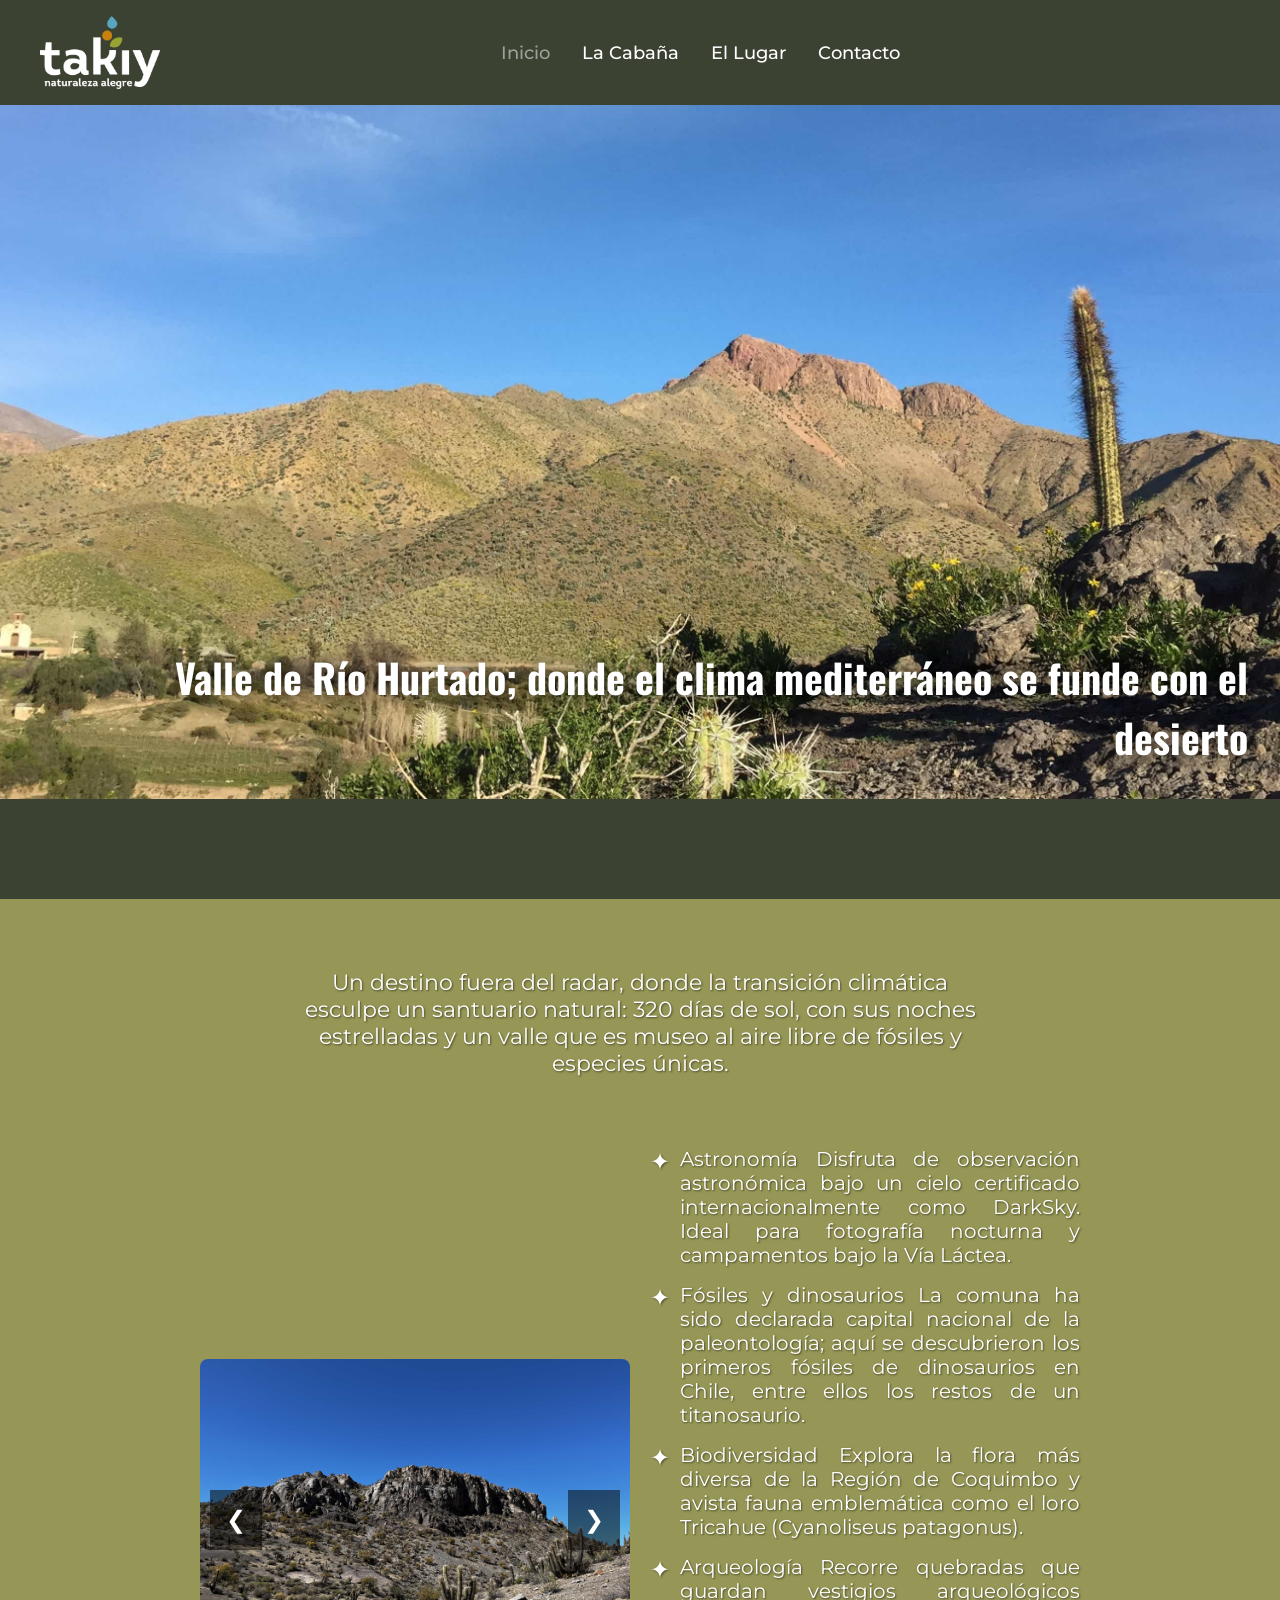
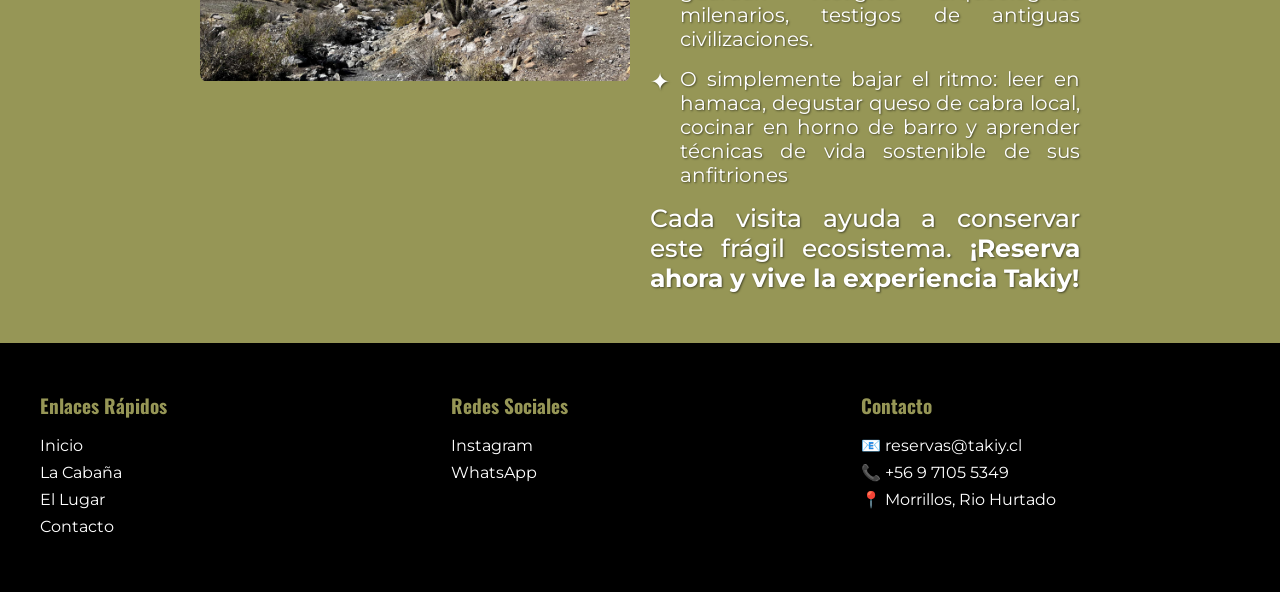
<file: index.html>
<!DOCTYPE html>
<html lang="es">
<head>
    <meta charset="UTF-8">
    <meta name="viewport" content="width=device-width, initial-scale=1.0">
    <title>Inicio</title> <!--Revisar título para SEO-->

    <!--Importación Google fonts (fuentes de texto)-->
    <link rel="preconnect" href="https://fonts.googleapis.com">
    <link rel="preconnect" href="https://fonts.gstatic.com" crossorigin>
    <link href="https://fonts.googleapis.com/css2?family=Montserrat:ital,wght@0,100..900;1,100..900&family=Oswald:wght@200..700&display=swap" rel="stylesheet">

    <link rel="stylesheet" href="assets/css/style.css">
</head>
<body>
    <header>
        <nav class="navbar">
            <div class="navbar-container">
                <!-- Logo -->
                <a href="index.html" class="logo">
                    <img src="media/imgs/logoTakiy.png" alt="Cabaña Takiy">
                </a>
                
                <!-- Menú Hamburguesa -->
                <button class="hamburger" id="hamburger">
                    <span></span>
                    <span></span>
                    <span></span>
                </button>
                
                <!-- Links de navegación -->
                <ul class="nav-links" id="nav-links">
                    <li><a href="index.html" class="active-link">Inicio</a></li>
                    <li><a href="pages/cabaña.html">La Cabaña</a></li>
                    <li><a href="pages/el-lugar.html">El Lugar</a></li>
                    <li><a href="pages/contacto.html">Contacto</a></li>
                </ul>
                
                <!-- Overlay para cerrar menú -->
                <div class="nav-overlay" id="nav-overlay"></div>
            </div>
        </nav>
    </header>
    <main>
        <!--Imagen de portada con parallax-->
        <section class="index-front">
            <div class="index-front-image">
                <h1 class="index-front-slogan">Valle de Río Hurtado; donde el clima mediterráneo se funde con el desierto</h1>
            </div>
        </section>
        <section class="index-presentation">
            <p class="centered-p">
                Un destino fuera del radar, donde la transición climática esculpe un santuario natural: 320 días de sol, con sus noches estrelladas y un valle que es museo al aire libre de fósiles y especies únicas.
            </p>
            <div class="flex-slides-side-text">
                <div class="slideshow index-slides">
                    <div class="slideshow-container">
                        <div class="slide active">
                            <img src="media/imgs/slide-index1.JPG" alt="Slide 1">
                        </div>
                        <div class="slide">
                            <img src="media/imgs/slide-index2.JPG" alt="Slide 2">
                        </div>
                        <div class="slide">
                            <img src="media/imgs/slide-index3.JPG" alt="Slide 3">
                        </div>
                        <div class="slide">
                            <img src="media/imgs/slide-index4.JPG" alt="Slide 4">
                        </div>
                        <div class="slide">
                            <img src="media/imgs/slide-index5.JPG" alt="Slide 5">
                        </div>
                        <div class="slide">
                            <img src="media/imgs/slide-index6.JPG" alt="Slide 6">
                        </div>
                    </div>
                    <button class="prev">&#10094;</button>
                    <button class="next">&#10095;</button>
                </div>
                <div class="index-side-text">
                    <ul class="index-list">
                        <li>
                            <h2 class="list-title">Astronomía</h2>
                            <p>Disfruta de observación astronómica bajo un cielo certificado internacionalmente como DarkSky. Ideal para fotografía nocturna y campamentos bajo la Vía Láctea.</p>
                        </li>
                        <li>
                            <h2 class="list-title">Fósiles y dinosaurios</h2>
                            <p>La comuna ha sido declarada capital nacional de la paleontología; aquí se descubrieron los primeros fósiles de dinosaurios en Chile, entre ellos los restos de un titanosaurio.
                            </p></li>
                        <li>
                            <h2 class="list-title">Biodiversidad</h2>
                            <p>Explora la flora más diversa de la Región de Coquimbo y avista fauna emblemática como el loro Tricahue (Cyanoliseus patagonus).
                            </p></li>
                        <li>
                            <h2 class="list-title">Arqueología</h2>
                            <p>Recorre quebradas que guardan vestigios arqueológicos milenarios, testigos de antiguas civilizaciones.
                            </p>
                        </li>
                        <li>O simplemente bajar el ritmo: leer en hamaca, degustar queso de cabra local, cocinar en horno de barro y aprender técnicas de vida sostenible de sus anfitriones</li>
                    </ul>
                    <p>
                        Cada visita ayuda a conservar este frágil ecosistema. <strong>¡Reserva ahora y vive la experiencia Takiy!</strong>
                    </p>
                </div>
            </div>
        </section>
    </main>
    <footer>
        <div class="footer-container">
            <!--Columna 1: Enlaces rápidos-->
            <div class="footer-column">
                <h3>Enlaces Rápidos</h3>
                <ul>
                    <li><a href="index.html">Inicio</a></li>
                    <li><a href="pages/cabaña.html">La Cabaña</a></li>
                    <li><a href="pages/el-lugar.html">El Lugar</a></li>
                    <li><a href="pages/contacto.html">Contacto</a></li>
                </ul>
            </div>
            <!--Columna 2: Redes sociales-->
            <div class="footer-column">
                <h3>Redes Sociales</h3>
                <ul class="social-links">
                    <li><a href="https://www.instagram.com/takiy.cl/" target="_blank">Instagram</a></li>
                    <li><a href="https://wa.me/56971055349" target="_blank">WhatsApp</a></li>
                    <!--Consultar que redes sociales van a ir el la página oficialmente-->
                </ul>
            </div>
            <!--Columna 3: Contacto-->
            <div class="footer-column">
                <h3>Contacto</h3>
                <ul>
                    <li>📧 reservas@takiy.cl</li>
                    <li>📞 +56 9 7105 5349</li>
                    <li>📍 Morrillos, Rio Hurtado</li>
                    <!--Consultar cambio a íconos de biblioteca de uso libre (https://lucide.dev)-->
                </ul>
            </div>
        </div>
    </footer>
    <!--Importación scripts (slideshow)-->
    <script src="assets/js/main.js"></script>
</body>
</html>
</file>
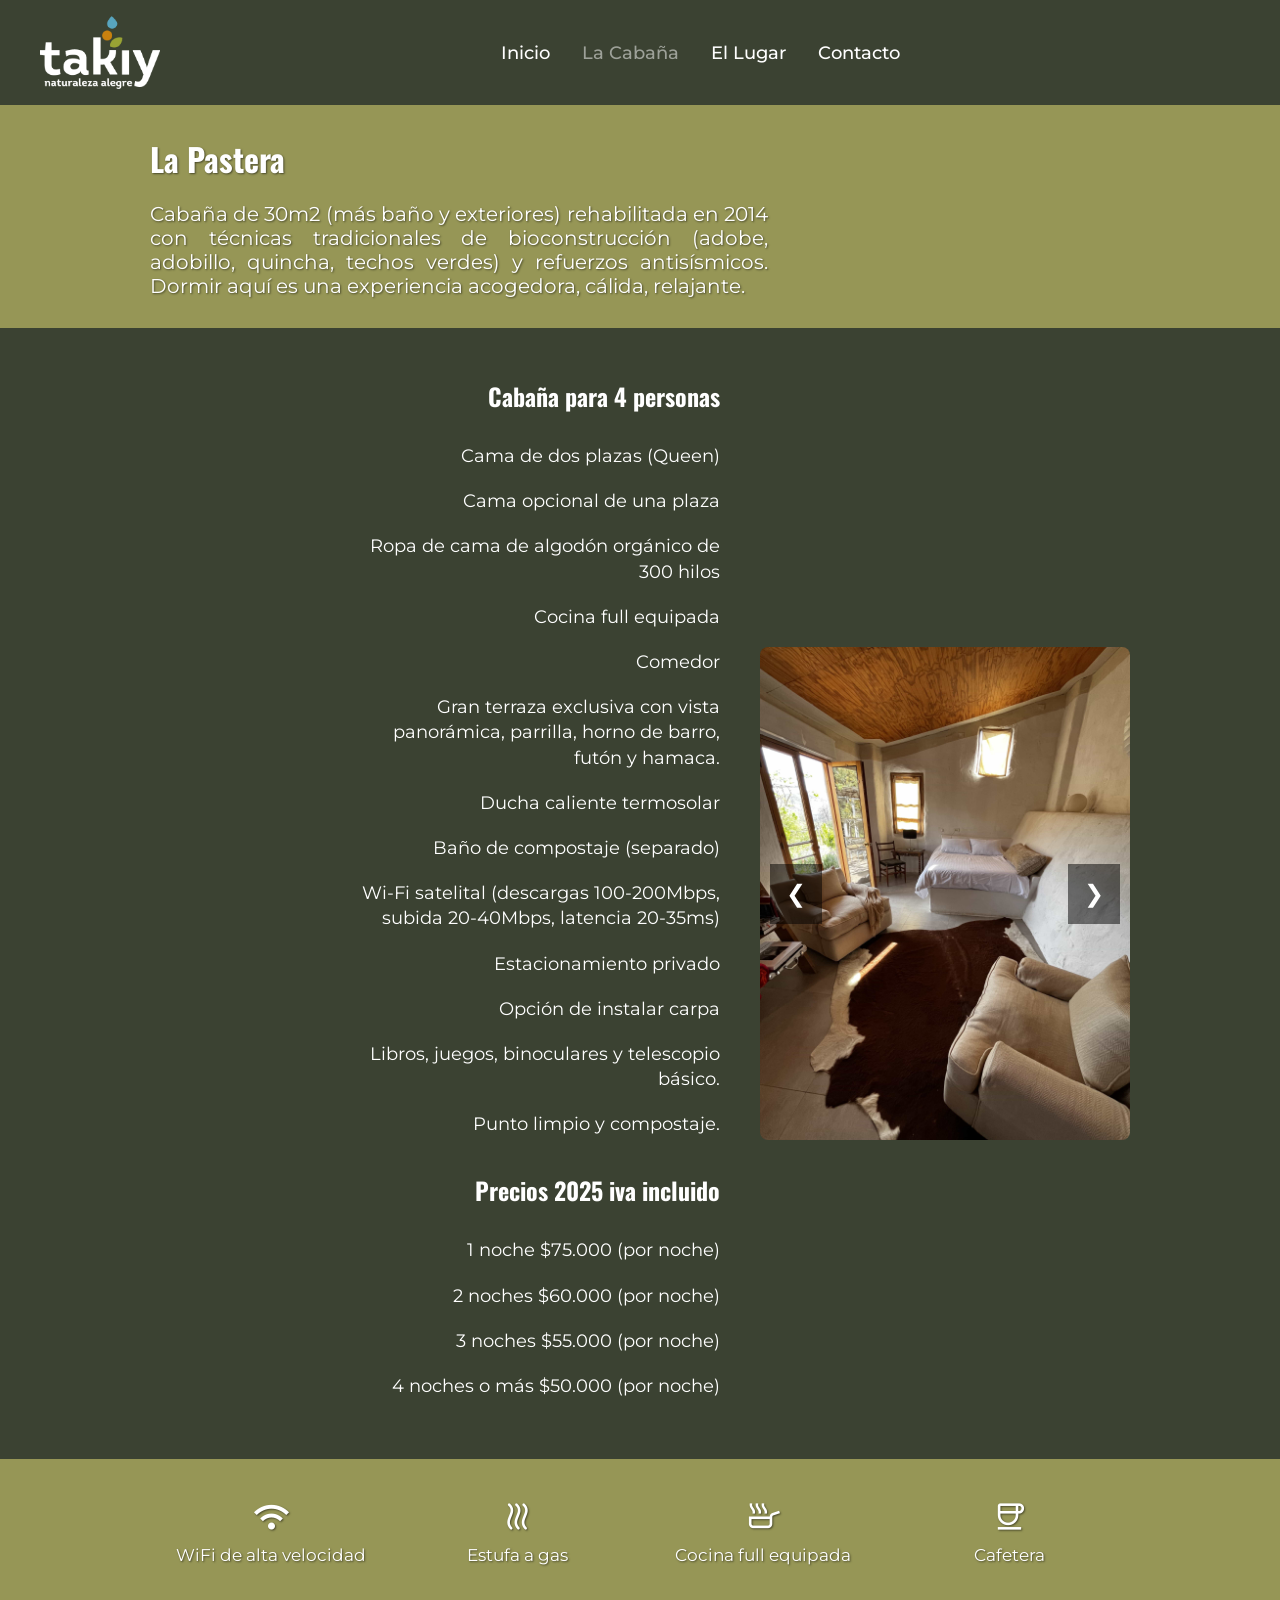
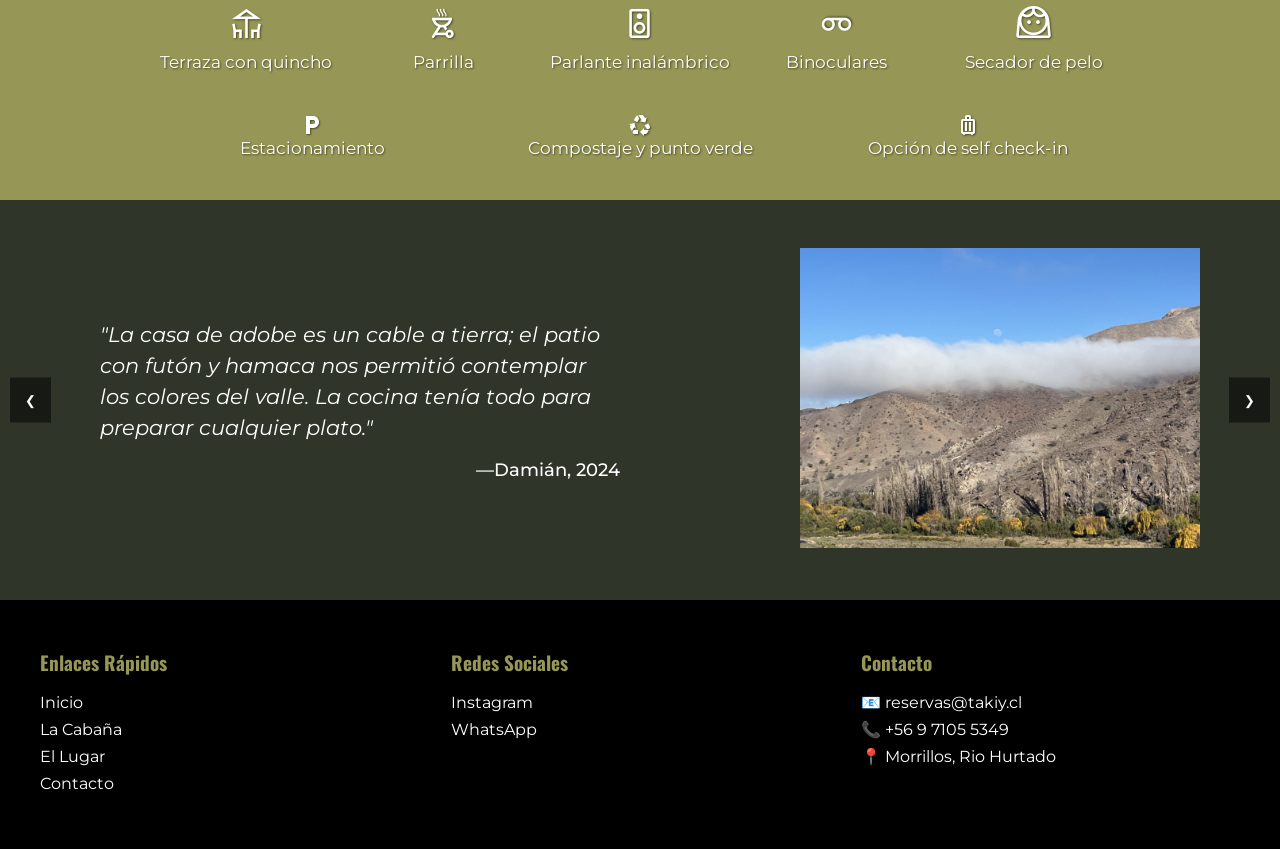
<file: pages/cabaña.html>
<!DOCTYPE html>
<html lang="es">
<head>
    <meta charset="UTF-8">
    <meta name="viewport" content="width=device-width, initial-scale=1.0">
    <title>Cabaña</title> <!--Revisar título para SEO-->

    <!--Importación Google fonts-->
    <link rel="preconnect" href="https://fonts.googleapis.com">
    <link rel="preconnect" href="https://fonts.gstatic.com" crossorigin>
    <link href="https://fonts.googleapis.com/css2?family=Montserrat:ital,wght@0,100..900;1,100..900&family=Oswald:wght@200..700&display=swap" rel="stylesheet">
    <link href="https://fonts.googleapis.com/css2?family=Material+Symbols+Outlined" rel="stylesheet">

    <link rel="stylesheet" href="../assets/css/style.css">
</head>
<body>
    <header>
        <nav class="navbar">
            <div class="navbar-container">
                <!-- Logo -->
                <a href="../index.html" class="logo">
                    <img src="../media/imgs/logoTakiy.png" alt="Cabaña Takiy">
                </a>
                
                <!-- Menú Hamburguesa -->
                <button class="hamburger" id="hamburger">
                    <span></span>
                    <span></span>
                    <span></span>
                </button>
                
                <!-- Links de navegación -->
                <ul class="nav-links" id="nav-links">
                    <li><a href="../index.html">Inicio</a></li>
                    <li><a href="cabaña.html" class="active-link">La Cabaña</a></li>
                    <li><a href="el-lugar.html">El Lugar</a></li>
                    <li><a href="contacto.html">Contacto</a></li>
                </ul>
                
                <!-- Overlay para cerrar menú -->
                <div class="nav-overlay" id="nav-overlay"></div>
            </div>
        </nav>
    </header>
    <main>
        <div class="cabin-presentation">
            <h1>La Pastera</h1>
            <p>
                Cabaña de 30m2 (más baño y exteriores) rehabilitada en 2014 con técnicas tradicionales de bioconstrucción (adobe, adobillo, quincha, techos verdes) y refuerzos antisísmicos. Dormir aquí es una experiencia acogedora, cálida, relajante.
            </p>
        </div>
        <div class="cabin-details-container">
            <section class="cabin-details">
                <div class="detail-list">
                    <h2>Cabaña para 4 personas</h2>
                    <ul>
                        <li>Cama de dos plazas (Queen)</li>
                        <li>Cama opcional de una plaza</li>
                        <li>Ropa de cama de algodón orgánico de 300 hilos</li>
                        <li>Cocina full equipada</li>
                        <li>Comedor</li>
                        <li>Gran terraza exclusiva con vista panorámica, parrilla, horno de barro, futón y hamaca.</li>
                        <li>Ducha caliente termosolar</li>
                        <li>Baño de compostaje (separado)</li>
                        <li>Wi-Fi satelital (descargas 100-200Mbps, subida 20-40Mbps, latencia 20-35ms)</li>
                        <li>Estacionamiento privado</li>
                        <li>Opción de instalar carpa</li>
                        <li>Libros, juegos, binoculares y telescopio básico.</li>
                        <li>Punto limpio y compostaje.</li>
                    </ul>
                    <h2 class="precios">Precios 2025 iva incluido</h2>
                    <ul>
                        <li>1 noche $75.000 (por noche)</li>
                        <li>2 noches $60.000 (por noche)</li>
                        <li>3 noches $55.000 (por noche)</li>
                        <li>4 noches o más $50.000 (por noche)</li>
                    </ul>
                </div>
                <div class="slideshow cabin-slides">
                    <div class="slideshow-container">
                        <div class="slide active">
                            <img src="../media/imgs/slide-cabin1.JPG" alt="Slide 1">
                        </div>
                        <div class="slide">
                            <img src="../media/imgs/slide-cabin2.JPG" alt="Slide 2">
                        </div>
                        <div class="slide">
                            <img src="../media/imgs/slide-cabin3.JPG" alt="Slide 3">
                        </div>
                        <div class="slide">
                            <img src="../media/imgs/slide-cabin4.JPG" alt="Slide 4">
                        </div>
                    </div>
                    <button class="prev">&#10094;</button>
                    <button class="next">&#10095;</button>
                </div>
            </section>
        </div>
        <div class="provided-services">
            <section class="services-row">
                <section class="services-col">
                    <span class="material-symbols-outlined service-icon">wifi</span>
                    <p>WiFi de alta velocidad</p>
                </section>
                <section class="services-col">
                    <span class="material-symbols-outlined service-icon">heat</span>
                    <p>Estufa a gas</p>
                </section>
                <section class="services-col">
                    <span class="material-symbols-outlined service-icon">skillet</span>
                    <p>Cocina full equipada</p>
                </section>
                <section class="services-col">
                    <span class="material-symbols-outlined service-icon">coffee</span>
                    <p>Cafetera</p>
                </section>
            </section>
            <section class="services-row">
                <section class="services-col">
                    <span class="material-symbols-outlined service-icon">deck</span>
                    <p>Terraza con quincho</p>
                </section>
                <section class="services-col">
                    <span class="material-symbols-outlined service-icon">outdoor_grill</span>
                    <p>Parrilla</p>
                </section>
                <section class="services-col">
                    <span class="material-symbols-outlined service-icon">speaker</span>
                    <p>Parlante inalámbrico</p>
                </section>
                <section class="services-col">
                    <span class="material-symbols-outlined binoculars service-icon">voicemail</span>
                    <p>Binoculares</p>
                </section>
                <section class="services-col">
                    <span class="material-symbols-outlined service-icon">face_3</span>
                    <p>Secador de pelo</p>
                </section>
            </section>
            <section class="services-row">
                <section class="services-col">
                    <span class="material-symbols-outlined">local_parking</span>
                    <p>Estacionamiento</p>
                </section>
                <section class="services-col">
                    <span class="material-symbols-outlined">recycling</span>
                    <p>Compostaje y punto verde</p>
                </section>
                <section class="services-col">
                    <span class="material-symbols-outlined">luggage</span>
                    <p>Opción de self check-in</p>
                </section>
            </section>
        </div>
        <div class="carousel-opinions">
            <button class="opinion-prev">&#10094;</button>
            <div class="opinion-slide">
                <div class="opinion-text">
                    <p class="opinion-quote">
                        "La casa de adobe es un cable a tierra; el patio con futón y hamaca nos permitió contemplar los colores del valle. La cocina tenía todo para preparar cualquier plato."
                    </p>
                    <p class="opinion-author">
                        —Damián, 2024
                    </p>
                </div>
                <div class="opinion-image">
                    <img src="../media/imgs/opinion-slide1.jpg">
                </div>
            </div>
            <div class="opinion-slide">
                <div class="opinion-text">
                    <p class="opinion-quote">
                        "El baño seco fue una revelación: ahorré 40L de agua al día sin perder comodidad."
                    </p>
                    <p class="opinion-author">
                        —Ana, 2023
                    </p>
                </div>
                <div class="opinion-image">
                    <img src="../media/imgs/oponion.slide2.jpeg">
                </div>
            </div>
            <div class="opinion-slide">
                <div class="opinion-text">
                    <p class="opinion-quote">
                        "Ideal para desconectar: un espacio íntimo donde la cocina, el descanso y la terraza conviven en perfecta armonía."
                    </p>
                    <p class="opinion-author">
                        —Christoph, 2024
                    </p>
                </div>
                <div class="opinion-image">
                    <img src="../media/imgs/opinion-slide3.jpg">
                </div>
            </div>
            <button class="opinion-next">&#10095;</button>
        </div>
    </main>
    <footer>
        <div class="footer-container">
            <!--Columna 1: Enlaces rápidos-->
            <div class="footer-column">
                <h3>Enlaces Rápidos</h3>
                <ul>
                    <li><a href="../index.html">Inicio</a></li>
                    <li><a href="cabaña.html">La Cabaña</a></li>
                    <li><a href="el-lugar.html">El Lugar</a></li>
                    <li><a href="contacto.html">Contacto</a></li>
                </ul>
            </div>
            <!--Columna 2: Redes sociales-->
            <div class="footer-column">
                <h3>Redes Sociales</h3>
                <ul class="social-links">
                    <li><a href="https://www.instagram.com/takiy.cl/" target="_blank">Instagram</a></li>
                    <li><a href="https://wa.me/56971055349" target="_blank">WhatsApp</a></li>
                    <!--Consultar que redes sociales van a ir el la página oficialmente-->
                </ul>
            </div>
            <!--Columna 3: Contacto-->
            <div class="footer-column">
                <h3>Contacto</h3>
                <ul>
                    <li>📧 reservas@takiy.cl</li>
                    <li>📞 +56 9 7105 5349</li>
                    <li>📍 Morrillos, Rio Hurtado</li>
                    <!--Consultar cambio a íconos de biblioteca de uso libre (https://lucide.dev)-->
                </ul>
            </div>
        </div>
    </footer>
    <script src="../assets/js/main.js"></script>
</body>
</html>
</file>
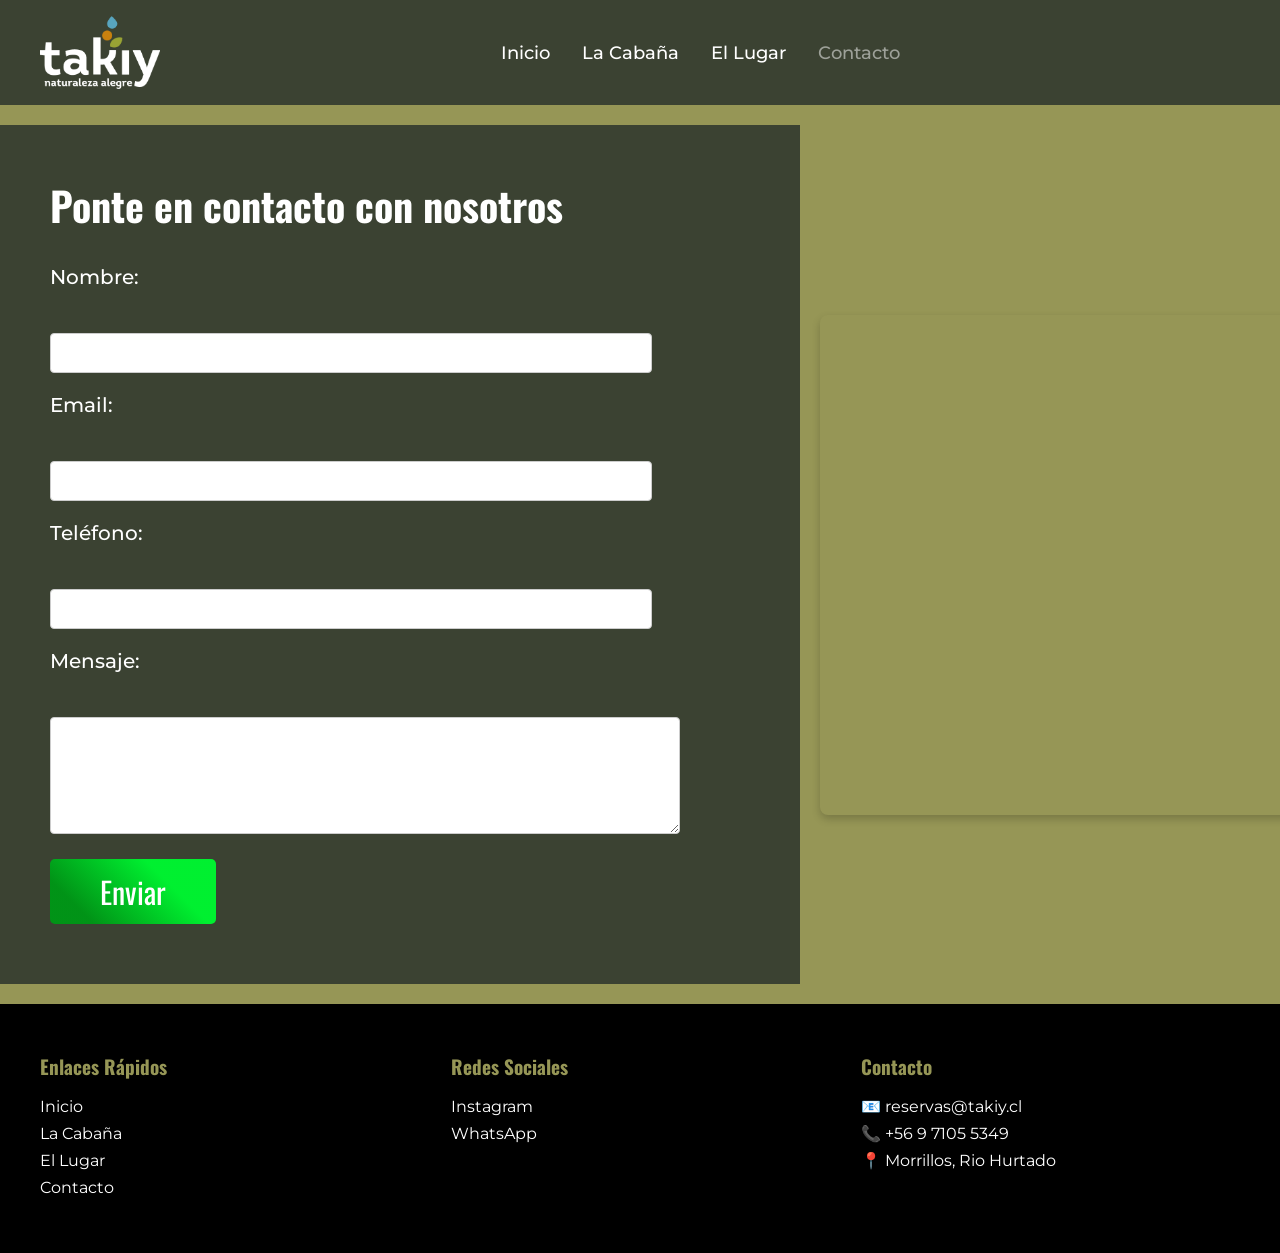
<file: pages/contacto.html>
<!DOCTYPE html>
<html lang="es">
<head>
    <meta charset="UTF-8">
    <meta name="viewport" content="width=device-width, initial-scale=1.0">
    <title>Contacto</title> <!--Revisar título para SEO-->

    <!--Importación Google fonts-->
    <link rel="preconnect" href="https://fonts.googleapis.com">
    <link rel="preconnect" href="https://fonts.gstatic.com" crossorigin>
    <link href="https://fonts.googleapis.com/css2?family=Montserrat:ital,wght@0,100..900;1,100..900&family=Oswald:wght@200..700&display=swap" rel="stylesheet">

    <link rel="stylesheet" href="../assets/css/style.css">
</head>
<body>
    <header>
        <nav class="navbar">
            <div class="navbar-container">
                <!-- Logo -->
                <a href="../index.html" class="logo">
                    <img src="../media/imgs/logoTakiy.png" alt="Cabaña Takiy">
                </a>
                
                <!-- Menú Hamburguesa -->
                <button class="hamburger" id="hamburger">
                    <span></span>
                    <span></span>
                    <span></span>
                </button>
                
                <!-- Links de navegación -->
                <ul class="nav-links" id="nav-links">
                    <li><a href="../index.html">Inicio</a></li>
                    <li><a href="cabaña.html">La Cabaña</a></li>
                    <li><a href="el-lugar.html">El Lugar</a></li>
                    <li><a href="contacto.html" class="active-link">Contacto</a></li>
                </ul>
                
                <!-- Overlay para cerrar menú -->
                <div class="nav-overlay" id="nav-overlay"></div>
            </div>
        </nav>
    </header>
        <main class="main-contacto">
            <form action="#" method="post">
                <div class="contact-form">
                    <!-- Campo Nombre (CORREGIDO) -->
                    <h4>Ponte en contacto con nosotros</h4>
                    <div>
                        <label for="name" class="contact-line">Nombre:</label>
                        <br>
                        <input type="text" id="name" name="name" required class="contact-line">
                    </div>
                    
                    <!-- Campo Email (ya estaba bien) -->
                    <div>
                        <label for="email" class="contact-line">Email:</label>
                        <br>
                        <input type="email" id="email" name="email" required class="contact-line">
                    </div>
                    
                    <!-- Campo Teléfono (ya estaba bien) -->
                    <div>
                        <label for="phone" class="contact-line">Teléfono:</label>
                        <br>
                        <input type="tel" id="phone" name="phone" class="contact-line">
                    </div>
                    
                    <!-- Campo Mensaje (ya estaba bien) -->
                    <div>
                        <label for="message" class="contact-line">Mensaje:</label>
                        <br>
                        <textarea id="message" name="message" rows="5" required class="contact-line"></textarea>
                    </div>
                    
                    <!-- Botón de envío (ya estaba bien) -->
                    <div>
                        <button type="submit" class="contact-line">Enviar</button>
                    </div>
                </div>
            </form>
            <div class="map-container">
                <iframe src="https://www.google.com/maps/embed?pb=!1m18!1m12!1m3!1d1722.1323131593265!2d-70.72978852898373!3d-30.315006119742765!2m3!1f0!2f0!3f0!3m2!1i1024!2i768!4f13.1!3m3!1m2!1s0x968fe7cd13fab265%3A0xa6bb57586108f709!2sTakiy!5e0!3m2!1ses!2scl!4v1760618264171!5m2!1ses!2scl" allowfullscreen="" loading="lazy" referrerpolicy="no-referrer-when-downgrade">

                </iframe>
            </div>
        </main>
        <footer>
            <div class="footer-container">
                <!--Columna 1: Enlaces rápidos-->
                <div class="footer-column">
                    <h3>Enlaces Rápidos</h3>
                    <ul>
                        <li><a href="../index.html">Inicio</a></li>
                        <li><a href="cabaña.html">La Cabaña</a></li>
                        <li><a href="el-lugar.html">El Lugar</a></li>
                        <li><a href="contacto.html">Contacto</a></li>
                    </ul>
                </div>
                <!--Columna 2: Redes sociales-->
                <div class="footer-column">
                    <h3>Redes Sociales</h3>
                    <ul class="social-links">
                    <li><a href="https://www.instagram.com/takiy.cl/" target="_blank">Instagram</a></li>
                    <li><a href="https://wa.me/56971055349" target="_blank">WhatsApp</a></li>
                    <!--Consultar que redes sociales van a ir el la página oficialmente-->
                    </ul>
                </div>
                <!--Columna 3: Contacto-->
                <div class="footer-column">
                    <h3>Contacto</h3>
                    <ul>
                        <li>📧 reservas@takiy.cl</li>
                        <li>📞 +56 9 7105 5349</li>
                        <li>📍 Morrillos, Rio Hurtado</li>
                        <!--Consultar cambio a íconos de biblioteca de uso libre (https://lucide.dev)-->
                    </ul>
                </div>
            </div>
        </footer>
        <script src="../assets/js/main.js"></script>
</body>
</html>
</file>
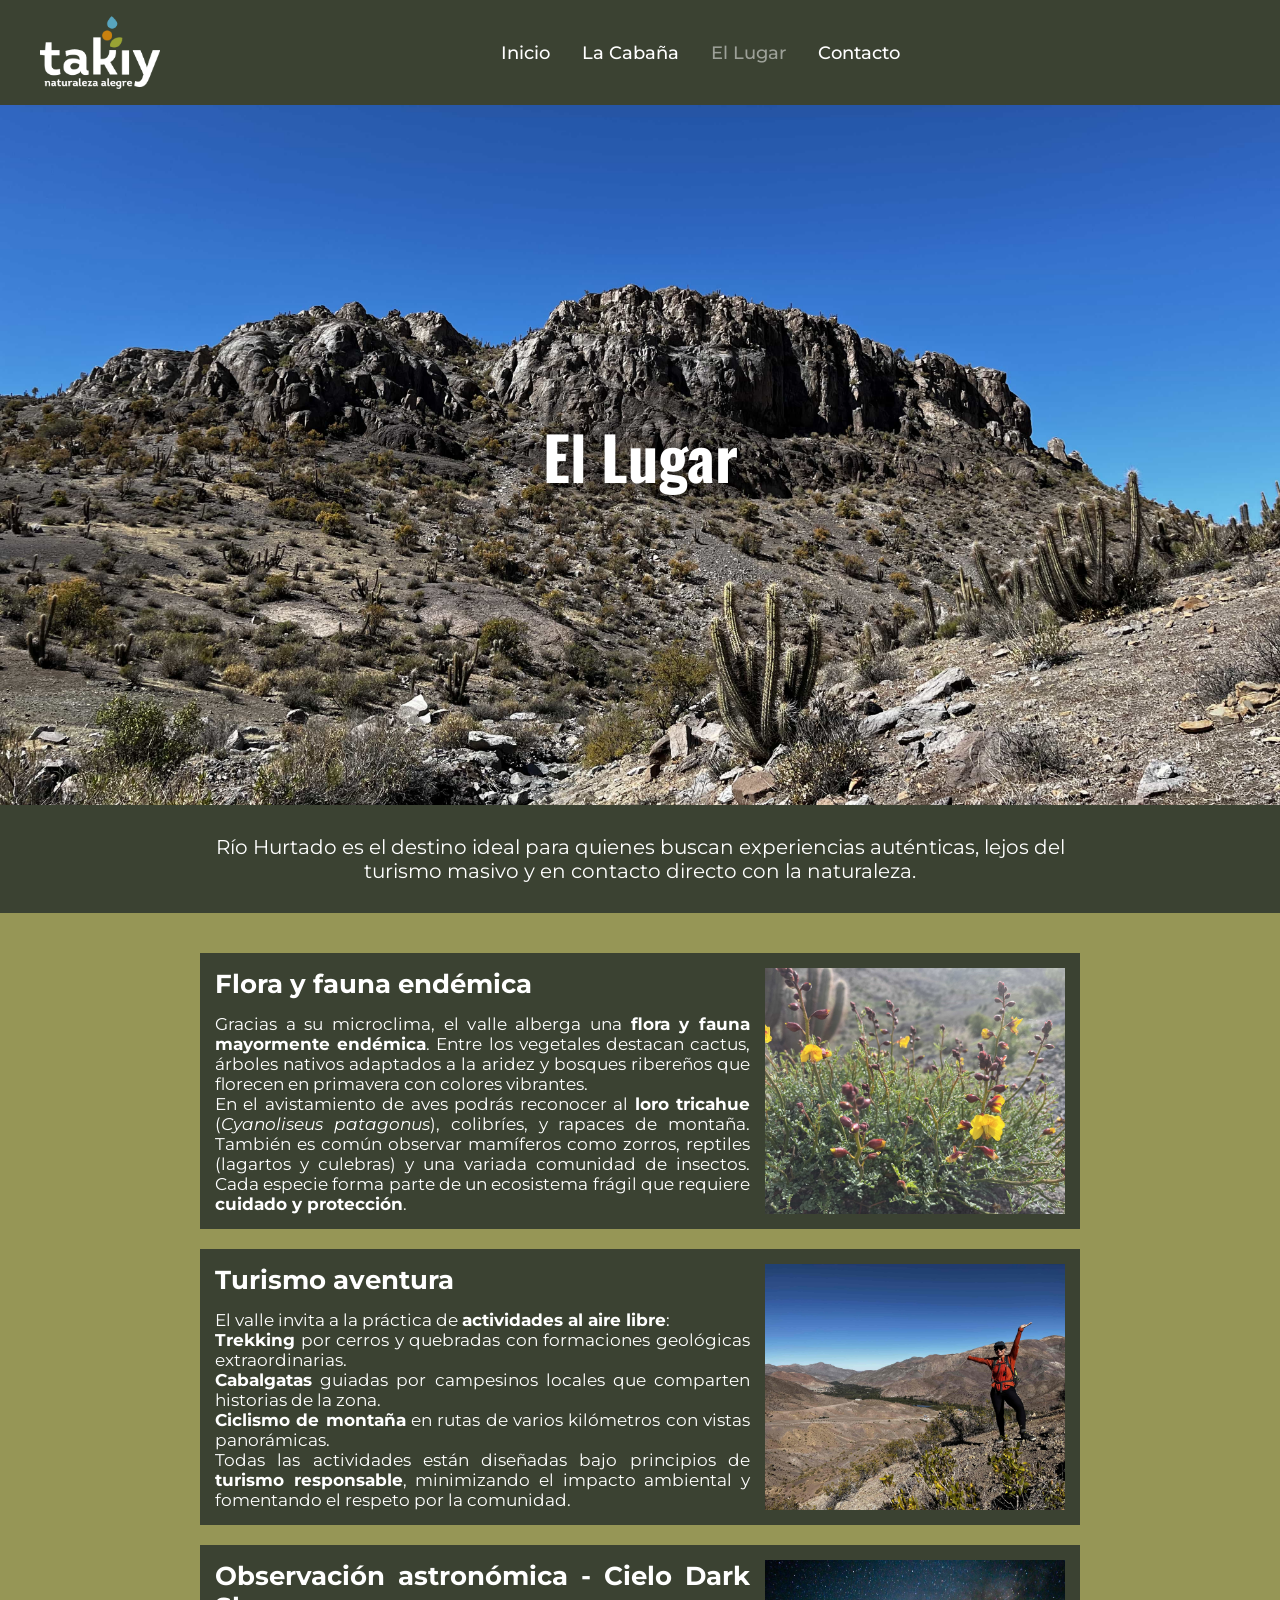
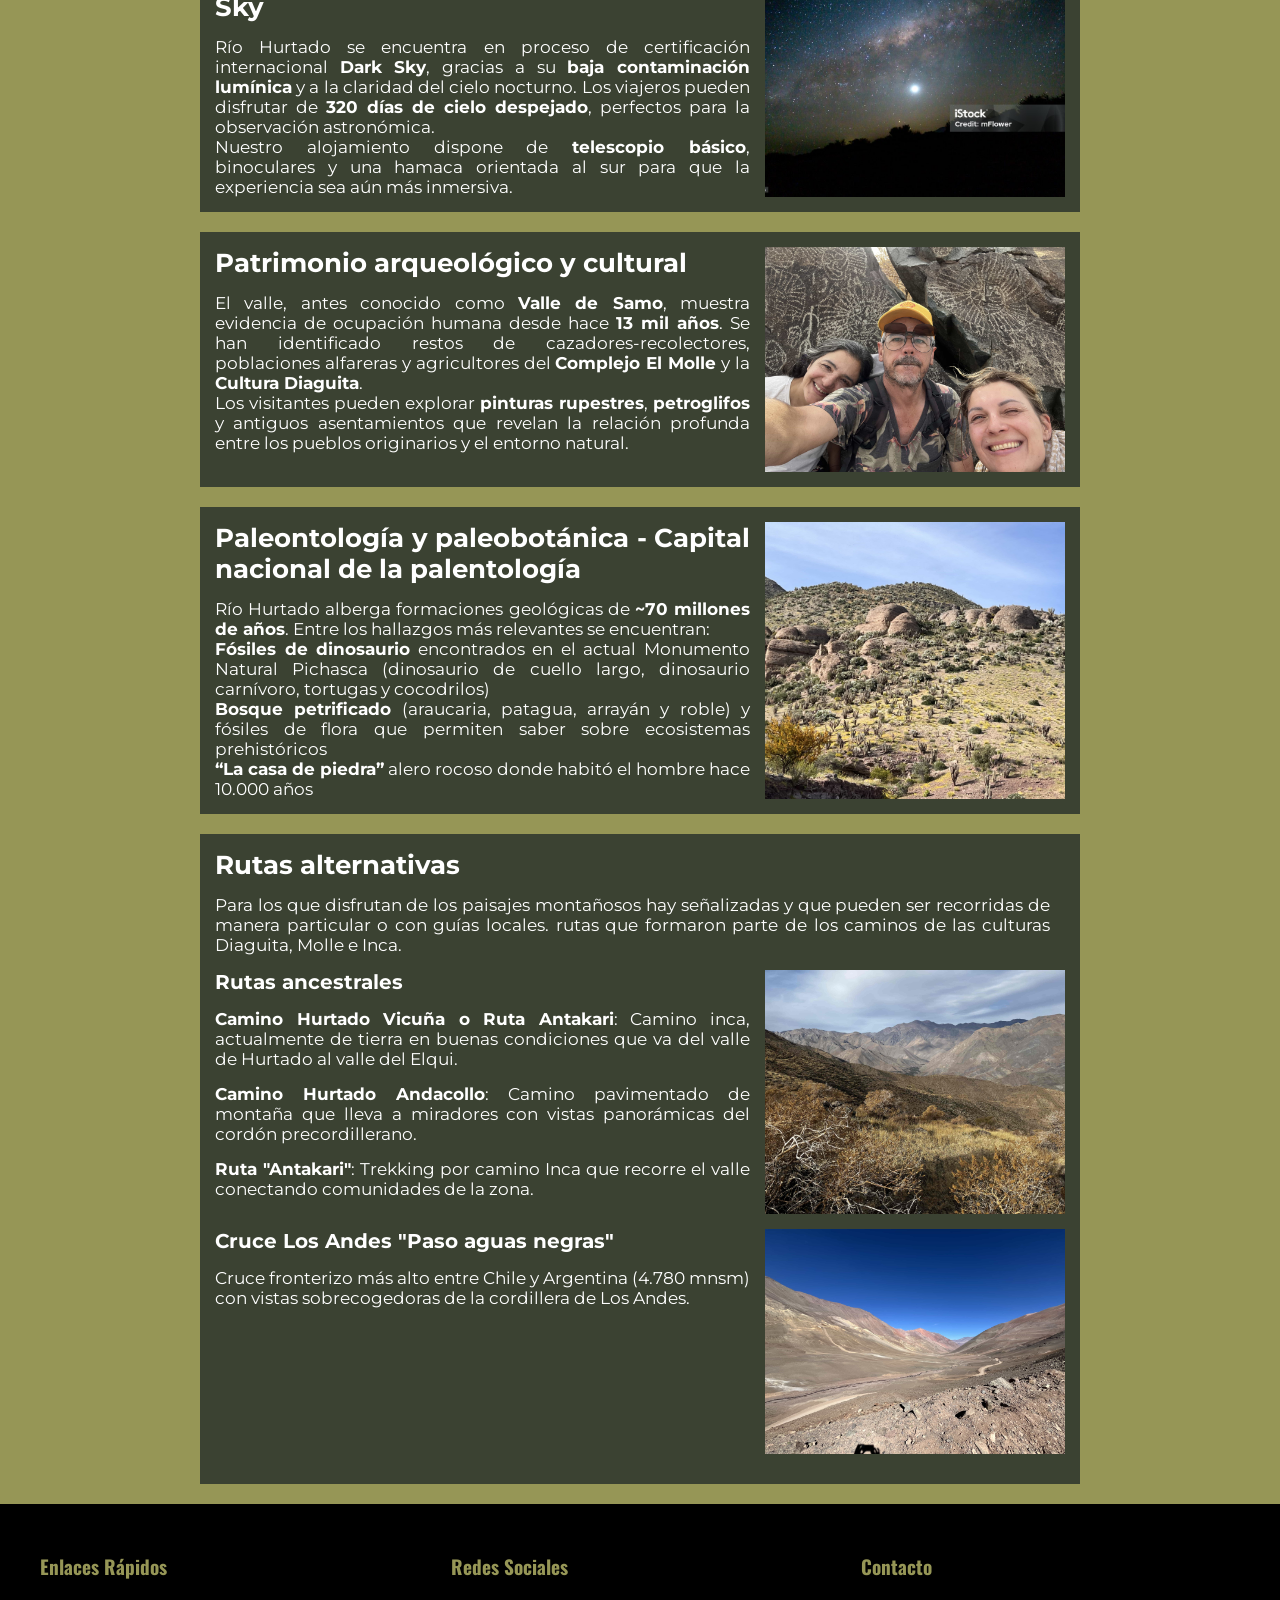
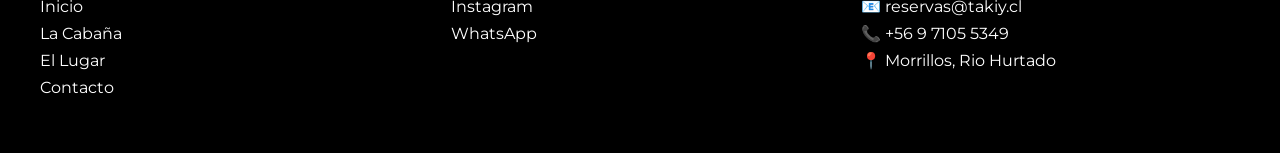
<file: pages/el-lugar.html>
<!DOCTYPE html>
<html lang="es">
<head>
    <meta charset="UTF-8">
    <meta name="viewport" content="width=device-width, initial-scale=1.0">
    <title>El Lugar</title> <!--Revisar título para SEO-->

    <!--Importación Google fonts-->
    <link rel="preconnect" href="https://fonts.googleapis.com">
    <link rel="preconnect" href="https://fonts.gstatic.com" crossorigin>
    <link href="https://fonts.googleapis.com/css2?family=Montserrat:ital,wght@0,100..900;1,100..900&family=Oswald:wght@200..700&display=swap" rel="stylesheet">

    <link rel="stylesheet" href="../assets/css/style.css">
</head>
<body>
    <header>
        <nav class="navbar">
            <div class="navbar-container">
                <!-- Logo -->
                <a href="../index.html" class="logo">
                    <img src="../media/imgs/logoTakiy.png" alt="Cabaña Takiy">
                </a>
                
                <!-- Menú Hamburguesa -->
                <button class="hamburger" id="hamburger">
                    <span></span>
                    <span></span>
                    <span></span>
                </button>
                
                <!-- Links de navegación -->
                <ul class="nav-links" id="nav-links">
                    <li><a href="../index.html">Inicio</a></li>
                    <li><a href="cabaña.html">La Cabaña</a></li>
                    <li><a href="el-lugar.html" class="active-link">El Lugar</a></li>
                    <li><a href="contacto.html">Contacto</a></li>
                </ul>
                
                <!-- Overlay para cerrar menú -->
                <div class="nav-overlay" id="nav-overlay"></div>
            </div>
        </nav>
    </header>
    <main>
        <div class="place-front">
            <h1 class="place-front-image">El Lugar</h1>
        </div>
        <p class="place-presentation">
            Río Hurtado es el destino ideal para quienes buscan experiencias auténticas, lejos del turismo masivo y en contacto directo con la naturaleza.
        </p>
        <div class="activities-container">
            <div class="activity">
                <div class="activity-text">
                    <h2>Flora y fauna endémica</h2>
                    <p>Gracias a su microclima, el valle alberga una <strong>flora y fauna mayormente endémica</strong>. Entre los vegetales destacan cactus, árboles nativos adaptados a la aridez y bosques ribereños que florecen en primavera con colores vibrantes.</p>
                    <p>En el avistamiento de aves podrás reconocer al <strong>loro tricahue</strong> (<em>Cyanoliseus patagonus</em>), colibríes, y rapaces de montaña. También es común observar mamíferos como zorros, reptiles (lagartos y culebras) y una variada comunidad de insectos. Cada especie forma parte de un ecosistema frágil que requiere <strong>cuidado y protección</strong>.</p>
                </div>
                <img src="../media/imgs/flora-y-fauna.jpg">
            </div>
            <div class="activity">
                <div class="activity-text">
                    <h2>Turismo aventura</h2>
                    <p>El valle invita a la práctica de <strong>actividades al aire libre</strong>:</p>
                    <ul>
                        <li><strong>Trekking</strong> por cerros y quebradas con formaciones geológicas extraordinarias.</li>
                        <li><strong>Cabalgatas</strong> guiadas por campesinos locales que comparten historias de la zona.</li>
                        <li><strong>Ciclismo de montaña</strong> en rutas de varios kilómetros con vistas panorámicas.</li>
                    </ul>
                    <p>Todas las actividades están diseñadas bajo principios de <strong>turismo responsable</strong>, minimizando el impacto ambiental y fomentando el respeto por la comunidad.</p>
                </div>
                <img src="../media/imgs/turismo-aventura-min.jpg">
            </div>
            <div class="activity">
                <div class="activity-text">
                    <h2>Observación astronómica - Cielo Dark Sky</h2>
                    <p>Río Hurtado se encuentra en proceso de certificación internacional <strong>Dark Sky</strong>, gracias a su <strong>baja contaminación lumínica</strong> y a la claridad del cielo nocturno. Los viajeros pueden disfrutar de <strong>320 días de cielo despejado</strong>, perfectos para la observación astronómica.</p>
                    <p>Nuestro alojamiento dispone de <strong>telescopio básico</strong>, binoculares y una hamaca orientada al sur para que la experiencia sea aún más inmersiva.</p>
                </div>
                <img src="../media/imgs/dark-sky.jpg">
            </div>
            <div class="activity">
                <div class="activity-text">
                    <h2>Patrimonio arqueológico y cultural</h2>
                    <p>El valle, antes conocido como <strong>Valle de Samo</strong>, muestra evidencia de ocupación humana desde hace <strong>13 mil años</strong>. Se han identificado restos de cazadores-recolectores, poblaciones alfareras y agricultores del <strong>Complejo El Molle</strong> y la <strong>Cultura Diaguita</strong>.</p>
                    <p>Los visitantes pueden explorar <strong>pinturas rupestres</strong>, <strong>petroglifos</strong> y antiguos asentamientos que revelan la relación profunda entre los pueblos originarios y el entorno natural.</p>
                </div>
                <img src="../media/imgs/patrimonio-arqueológico.jpg">
            </div>
            <div class="activity">
                <div class="activity-text">
                    <h2>Paleontología y paleobotánica - Capital nacional de la palentología</h2>
                    <p>Río Hurtado alberga formaciones geológicas de <strong>~70 millones de años</strong>. Entre los hallazgos más relevantes se encuentran:</p>
                    <ul>
                        <li><strong>Fósiles de dinosaurio</strong> encontrados en el actual Monumento Natural Pichasca (dinosaurio de cuello largo, dinosaurio carnívoro, tortugas y cocodrilos)</li>
                        <li><strong>Bosque petrificado</strong> (araucaria, patagua, arrayán y roble) y fósiles de flora que permiten saber sobre ecosistemas prehistóricos</li>
                        <li><strong>“La casa de piedra”</strong> alero rocoso donde habitó el hombre hace 10.000 años</li>
                    </ul>
                </div>
                <img src="../media/imgs/paleontologia.jpg">
            </div>
            <div class="trails">
                <div class="trail-flex">
                    <div class="activity-text trail-presentation">
                        <h2>Rutas alternativas</h2>
                        <p>Para los que disfrutan de los paisajes montañosos hay señalizadas y que pueden ser recorridas  de manera particular o con guías locales. rutas que formaron parte de los caminos de las culturas Diaguita, Molle e Inca.</p>
                    </div>
                    <div class="trail-flex-img">
                        <div class="activity-text">
                            <h3>Rutas ancestrales</h3>
                            <ul>
                                <li><strong>Camino Hurtado Vicuña o Ruta Antakari</strong>: Camino inca, actualmente de tierra en buenas condiciones que va del valle de Hurtado al valle del Elqui.</li>
                                <li><strong>Camino Hurtado Andacollo</strong>: Camino pavimentado de montaña que lleva a miradores con vistas panorámicas del cordón precordillerano.</li>
                                <li><strong>Ruta "Antakari"</strong>: Trekking por camino Inca que recorre el valle conectando comunidades de la zona.</li>
                            </ul>
                        </div>
                        <img src="../media/imgs/rutas-ancestrales.jpg">
                    </div>
                    <div class="trail-flex-img">
                        <div class="activity-text">
                            <h3>Cruce Los Andes "Paso aguas negras"</h3>
                            <p>Cruce fronterizo más alto entre Chile y Argentina (4.780 mnsm) con vistas sobrecogedoras de la cordillera de Los Andes.</p>
                        </div>
                        <img src="../media/imgs/cruce-los-andes.jpeg">
                    </div>
                </div>
            </div>
        </div>
    </main>
    <footer>
        <div class="footer-container">
            <!--Columna 1: Enlaces rápidos-->
            <div class="footer-column">
                <h3>Enlaces Rápidos</h3>
                <ul>
                    <li><a href="../index.html">Inicio</a></li>
                    <li><a href="cabaña.html">La Cabaña</a></li>
                    <li><a href="el-lugar.html">El Lugar</a></li>
                    <li><a href="contacto.html">Contacto</a></li>
                </ul>
            </div>
            <!--Columna 2: Redes sociales-->
            <div class="footer-column">
                <h3>Redes Sociales</h3>
                <ul class="social-links">
                    <li><a href="https://www.instagram.com/takiy.cl/" target="_blank">Instagram</a></li>
                    <li><a href="https://wa.me/56971055349">WhatsApp</a></li>
                    <!--Consultar que redes sociales van a ir el la página oficialmente-->
                </ul>
            </div>
            <!--Columna 3: Contacto-->
            <div class="footer-column">
                <h3>Contacto</h3>
                <ul>
                    <li>📧 reservas@takiy.cl</li>
                    <li>📞 +56 9 7105 5349</li>
                    <li>📍 Morrillos, Rio Hurtado</li>
                    <!--Consultar cambio a íconos de biblioteca de uso libre (https://lucide.dev)-->
                </ul>
            </div>
        </div>
    </footer>
    <script src="../assets/js/main.js"></script>
</body>
</html>
</file>
<file: assets/css/style.css>
@charset "UTF-8";
* {
  margin: 0;
  padding: 0;
}

a {
  color: inherit;
  text-decoration: none;
}

ul, ol {
  list-style: none;
}

main {
  background-color: #3b4232;
}

.navbar {
  background-color: #3b4232;
  color: #ffffff;
  padding: 1rem 0;
  position: relative;
}

.navbar-container {
  display: flex;
  justify-content: space-between;
  align-items: center;
  max-width: 1200px;
  margin: 0 auto;
  padding: 0 1rem;
  position: relative;
}

.logo img {
  width: 120px;
  height: auto;
  display: block;
  transition: opacity 0.3s ease;
}
.logo img:hover {
  opacity: 0.5;
}

.nav-links {
  display: flex;
  gap: 2rem;
}
.nav-links a {
  font-family: "Montserrat", sans-serif;
  font-weight: 500;
  font-size: 18px;
  transition: opacity 0.3s ease;
}
.nav-links a:hover {
  opacity: 0.5;
}

.active-link {
  opacity: 0.5;
}

.hamburger {
  display: none;
  flex-direction: column;
  background: none;
  border: none;
  cursor: pointer;
  padding: 0.5rem;
  z-index: 1001;
}
.hamburger span {
  width: 25px;
  height: 3px;
  background-color: #ffffff;
  margin: 3px 0;
  transition: 0.3s;
  transform-origin: center;
}

@media (max-width: 768px) {
  header {
    position: relative;
    z-index: 1;
  }
  .navbar {
    position: relative;
    z-index: 1;
  }
  .navbar-container {
    padding: 0 1rem;
    position: relative;
    z-index: 1;
  }
  .hamburger {
    display: flex;
    position: relative;
    z-index: 1001;
  }
  .hamburger.active span:nth-child(1) {
    transform: rotate(45deg) translate(6px, 6px);
  }
  .hamburger.active span:nth-child(2) {
    opacity: 0;
  }
  .hamburger.active span:nth-child(3) {
    transform: rotate(-45deg) translate(6px, -6px);
  }
  .logo img {
    width: 100px;
    transition: transform 0.3s ease;
  }
  .nav-links {
    position: fixed;
    top: 0;
    right: -100%;
    width: 70%;
    max-width: 300px;
    height: 100vh;
    background-color: #3b4232;
    flex-direction: column;
    justify-content: flex-start;
    align-items: center;
    gap: 1.5rem;
    padding-top: 80px;
    margin: 0;
    z-index: 1000;
    box-shadow: -2px 0 15px rgba(0, 0, 0, 0.2);
    transition: right 0.4s cubic-bezier(0.25, 0.46, 0.45, 0.94);
  }
  .nav-links.active {
    right: 0;
  }
  .nav-links li {
    width: 100%;
    text-align: center;
    opacity: 0;
    transform: translateX(20px);
    transition: all 0.4s ease;
  }
  .nav-links li:nth-child(1) {
    transition-delay: 0.05s;
  }
  .nav-links li:nth-child(2) {
    transition-delay: 0.1s;
  }
  .nav-links li:nth-child(3) {
    transition-delay: 0.15s;
  }
  .nav-links li:nth-child(4) {
    transition-delay: 0.2s;
  }
  .nav-links.active li {
    opacity: 1;
    transform: translateX(0);
  }
  .nav-links a {
    display: block;
    padding: 1rem 0;
    font-size: 1.1rem;
    width: 100%;
    transition: all 0.3s ease;
  }
  .nav-links a:hover {
    background-color: rgba(255, 255, 255, 0.1);
    transform: translateX(5px);
  }
  .nav-overlay {
    position: fixed;
    top: 0;
    left: 0;
    width: 100%;
    height: 100%;
    background-color: rgba(0, 0, 0, 0.5);
    z-index: 999;
    opacity: 0;
    visibility: hidden;
    transition: all 0.3s ease;
  }
  .nav-overlay.active {
    opacity: 1;
    visibility: visible;
  }
  .navbar.active .logo img {
    transform: scale(0.95);
  }
}
.slideshow {
  position: relative;
  max-width: 700px;
  margin: auto;
  overflow: hidden;
}

.slideshow-container {
  display: flex;
  transition: transform 0.5s ease-in-out;
  will-change: transform;
}

.slide {
  min-width: 100%;
  transition: opacity 0.5s ease-in-out;
  opacity: 0;
  position: relative;
}

.slide.active {
  opacity: 1;
}

.slide img {
  width: 100%;
  height: auto;
  display: block;
}

.prev, .next {
  position: absolute;
  top: 50%;
  transform: translateY(-50%);
  background-color: rgba(0, 0, 0, 0.5);
  color: white;
  border: none;
  padding: 16px;
  cursor: pointer;
  font-size: 18px;
  transition: background-color 0.3s;
  z-index: 10;
}

.prev {
  left: 10px;
}

.next {
  right: 10px;
}

.prev:hover, .next:hover {
  background-color: rgba(0, 0, 0, 0.8);
}

.carousel-opinions {
  position: relative;
  overflow: hidden;
  padding: 0px 100px;
  min-height: 400px;
  background-color: rgba(0, 0, 0, 0.2);
}
@media (max-width: 1024px) {
  .carousel-opinions {
    padding: 0px 50px;
    min-height: 350px;
  }
}
@media (max-width: 768px) {
  .carousel-opinions {
    padding: 0px 2rem;
    min-height: 500px;
  }
}
@media (max-width: 480px) {
  .carousel-opinions {
    padding: 0px 1rem;
    min-height: 450px;
  }
}

.opinion-slide {
  display: none;
  position: absolute;
  top: 0;
  left: 0;
  width: 100%;
  height: 100%;
  display: flex;
  align-items: center;
  justify-content: center;
}
@media (max-width: 768px) {
  .opinion-slide {
    flex-direction: column;
    justify-content: flex-start;
    padding: 2rem 0;
  }
}
@media (max-width: 480px) {
  .opinion-slide {
    padding: 1.5rem 0;
  }
}
.opinion-slide:first-child {
  display: flex;
  align-items: center;
  justify-content: center;
}
@media (max-width: 768px) {
  .opinion-slide:first-child {
    flex-direction: column;
    justify-content: flex-start;
  }
}

.opinion-text {
  flex: 1;
  font-family: "Montserrat", sans-serif;
  color: white;
  padding: 20px 100px;
}
@media (max-width: 1024px) {
  .opinion-text {
    padding: 20px 50px;
  }
}
@media (max-width: 768px) {
  .opinion-text {
    padding: 0 1rem 2rem 1rem;
    text-align: center;
    flex: none;
    width: 100%;
  }
}
@media (max-width: 480px) {
  .opinion-text {
    padding: 0 0.5rem 1.5rem 0.5rem;
  }
}

.opinion-image {
  flex: 1;
  padding: 20px;
}
@media (max-width: 1024px) {
  .opinion-image {
    padding: 20px 50px;
  }
}
@media (max-width: 768px) {
  .opinion-image {
    padding: 0 2rem;
    flex: none;
    width: 100%;
    max-width: 300px;
  }
}
@media (max-width: 480px) {
  .opinion-image {
    padding: 0 1rem;
    max-width: 250px;
  }
}
.opinion-image img {
  width: 100%;
  height: 300px;
  object-fit: contain;
}
@media (max-width: 1024px) {
  .opinion-image img {
    height: 250px;
  }
}
@media (max-width: 768px) {
  .opinion-image img {
    height: 200px;
  }
}
@media (max-width: 480px) {
  .opinion-image img {
    height: 180px;
  }
}

.opinion-prev, .opinion-next {
  position: absolute;
  top: 50%;
  transform: translateY(-50%);
  background: rgba(0, 0, 0, 0.5);
  color: white;
  border: none;
  padding: 15px;
  cursor: pointer;
  z-index: 10;
}
@media (max-width: 768px) {
  .opinion-prev, .opinion-next {
    padding: 12px;
    font-size: 1.2rem;
  }
}
@media (max-width: 480px) {
  .opinion-prev, .opinion-next {
    padding: 10px;
    font-size: 1rem;
  }
}

.opinion-prev {
  left: 10px;
}
@media (max-width: 768px) {
  .opinion-prev {
    left: 5px;
  }
}

.opinion-next {
  right: 10px;
}
@media (max-width: 768px) {
  .opinion-next {
    right: 5px;
  }
}

.opinion-quote {
  font-size: 1.3rem;
  font-style: italic;
  line-height: 1.5;
  margin-bottom: 1rem;
}
@media (max-width: 1024px) {
  .opinion-quote {
    font-size: 1.2rem;
  }
}
@media (max-width: 768px) {
  .opinion-quote {
    font-size: 1.1rem;
    text-align: center;
  }
}
@media (max-width: 480px) {
  .opinion-quote {
    font-size: 1rem;
    line-height: 1.4;
  }
}

.opinion-author {
  font-size: 1.1rem;
  font-weight: 500;
  text-align: right;
}
@media (max-width: 1024px) {
  .opinion-author {
    font-size: 1rem;
  }
}
@media (max-width: 768px) {
  .opinion-author {
    font-size: 0.9rem;
    text-align: center;
  }
}
@media (max-width: 480px) {
  .opinion-author {
    font-size: 0.85rem;
  }
}

.index-front {
  height: 70vh;
  background-image: url("../../media/imgs/frontImage.jpg");
  background-size: cover;
  background-position: center;
  background-repeat: no-repeat;
  background-attachment: fixed;
  position: relative;
  display: flex;
  align-items: flex-end;
  padding: 2rem;
}
.index-front .index-front-image {
  width: 100%;
  text-align: right;
}
.index-front .index-front-slogan {
  font-family: "Oswald", sans-serif;
  font-size: 2.5rem;
  color: #ffffff;
  text-shadow: 0 0 20px rgb(0, 0, 0);
  margin: 0;
}
@media (max-width: 1024px) {
  .index-front .index-front-slogan {
    font-size: 2rem;
  }
}
@media (max-width: 768px) {
  .index-front .index-front-slogan {
    font-size: 1.5rem;
    text-align: center;
  }
}
@media (max-width: 480px) {
  .index-front .index-front-slogan {
    font-size: 1.3rem;
    padding: 0 1rem;
  }
}
@media (max-width: 1024px) {
  .index-front {
    height: 60vh;
    padding: 1.5rem;
  }
}
@media (max-width: 768px) {
  .index-front {
    background-attachment: scroll;
    height: 50vh;
    align-items: center;
    padding: 1rem;
  }
}
@media (max-width: 480px) {
  .index-front {
    height: 40vh;
  }
}

.index-presentation {
  background-color: #969656;
  margin-top: 100px;
  font-family: "Montserrat", sans-serif;
  color: #ffffff;
  text-shadow: 1px 1px 2px rgba(0, 0, 0, 0.5);
}
@media (max-width: 768px) {
  .index-presentation {
    margin-top: 50px;
  }
}
.index-presentation .centered-p {
  padding: 70px 500px;
  font-family: "Montserrat", sans-serif;
  font-size: 22px;
  font-weight: 400;
  color: #ffffff;
  text-align: center;
}
@media (max-width: 1440px) {
  .index-presentation .centered-p {
    padding: 70px 300px;
  }
}
@media (max-width: 1024px) {
  .index-presentation .centered-p {
    padding: 50px 150px;
    font-size: 20px;
  }
}
@media (max-width: 768px) {
  .index-presentation .centered-p {
    padding: 40px 4rem;
    font-size: 18px;
  }
}
@media (max-width: 480px) {
  .index-presentation .centered-p {
    padding: 30px 1.5rem;
    font-size: 16px;
    line-height: 1.5;
  }
}
.index-presentation .flex-slides-side-text {
  display: flex;
  align-items: flex-start;
  padding: 0px 200px 50px 200px;
  gap: 20px;
}
@media (max-width: 1200px) {
  .index-presentation .flex-slides-side-text {
    padding: 0px 100px 50px 100px;
  }
}
@media (max-width: 768px) {
  .index-presentation .flex-slides-side-text {
    flex-direction: column;
    padding: 0px 2rem 40px 2rem;
    gap: 30px;
  }
}
@media (max-width: 480px) {
  .index-presentation .flex-slides-side-text {
    padding: 0px 1rem 30px 1rem;
    gap: 25px;
  }
}
.index-presentation .flex-slides-side-text .slideshow {
  flex: 1;
  position: relative;
}
@media (max-width: 768px) {
  .index-presentation .flex-slides-side-text .slideshow {
    width: 100%;
    order: 1;
  }
}
.index-presentation .flex-slides-side-text .slideshow img {
  max-width: 100%;
  height: auto;
  display: block;
}
.index-presentation .flex-slides-side-text .index-side-text {
  flex: 1;
  text-align: justify;
}
@media (max-width: 768px) {
  .index-presentation .flex-slides-side-text .index-side-text {
    width: 100%;
    order: 2;
    text-align: left;
    background-color: #3b4232;
    padding: 15px 10px 15px 0;
  }
}
.index-presentation .flex-slides-side-text .index-side-text .index-list li {
  font-size: 20px;
  position: relative;
  padding-left: 1.5em;
  margin-bottom: 0.8em;
}
@media (max-width: 1024px) {
  .index-presentation .flex-slides-side-text .index-side-text .index-list li {
    font-size: 18px;
  }
}
@media (max-width: 768px) {
  .index-presentation .flex-slides-side-text .index-side-text .index-list li {
    font-size: 16px;
    padding-left: 1.2em;
    margin-bottom: 1em;
    line-height: 1.4;
  }
}
.index-presentation .flex-slides-side-text .index-side-text .index-list li::before {
  content: "✦";
  position: absolute;
  left: 0;
  color: #ffffff;
  font-size: 1.2em;
}
@media (max-width: 768px) {
  .index-presentation .flex-slides-side-text .index-side-text .index-list li::before {
    font-size: 1em;
  }
}
.index-presentation .flex-slides-side-text .index-side-text .index-list p {
  display: inline;
  font-size: 20px;
  font-weight: normal;
}
@media (max-width: 1024px) {
  .index-presentation .flex-slides-side-text .index-side-text .index-list p {
    font-size: 18px;
  }
}
@media (max-width: 768px) {
  .index-presentation .flex-slides-side-text .index-side-text .index-list p {
    font-size: 16px;
  }
}
.index-presentation .flex-slides-side-text .index-side-text .index-list h2 {
  display: inline;
  font-weight: normal;
  font-size: 20px;
}
@media (max-width: 1024px) {
  .index-presentation .flex-slides-side-text .index-side-text .index-list h2 {
    font-size: 18px;
  }
}
@media (max-width: 768px) {
  .index-presentation .flex-slides-side-text .index-side-text .index-list h2 {
    font-size: 16px;
    display: block;
    margin-bottom: 0.3em;
    font-weight: 600;
  }
}
.index-presentation .flex-slides-side-text .index-side-text p {
  font-weight: 500;
  font-size: 25px;
}
@media (max-width: 1024px) {
  .index-presentation .flex-slides-side-text .index-side-text p {
    font-size: 22px;
  }
}
@media (max-width: 768px) {
  .index-presentation .flex-slides-side-text .index-side-text p {
    font-size: 18px;
    text-align: center;
    line-height: 1.5;
  }
}
@media (max-width: 480px) {
  .index-presentation .flex-slides-side-text .index-side-text p {
    font-size: 16px;
  }
}

.slideshow {
  position: relative;
  max-width: 100%;
}
.slideshow .slide img {
  width: 100%;
  height: auto;
  border-radius: 8px;
}
.slideshow .prev, .slideshow .next {
  position: absolute;
  top: 50%;
  transform: translateY(-50%);
  background-color: rgba(0, 0, 0, 0.5);
  color: white;
  border: none;
  padding: 1rem;
  cursor: pointer;
  font-size: 1.5rem;
}
@media (max-width: 768px) {
  .slideshow .prev, .slideshow .next {
    padding: 0.8rem;
    font-size: 1.2rem;
  }
}
@media (max-width: 480px) {
  .slideshow .prev, .slideshow .next {
    padding: 0.6rem;
    font-size: 1rem;
  }
}
.slideshow .prev {
  left: 10px;
}
.slideshow .next {
  right: 10px;
}

.cabin-presentation {
  background-color: #969656;
  color: #ffffff;
  padding: 30px 60vw 30px 200px;
  text-shadow: 1px 1px 2px rgba(0, 0, 0, 0.5);
}
@media (max-width: 1440px) {
  .cabin-presentation {
    padding: 30px 40vw 30px 150px;
  }
}
@media (max-width: 1024px) {
  .cabin-presentation {
    padding: 30px 30vw 30px 100px;
  }
}
@media (max-width: 768px) {
  .cabin-presentation {
    padding: 25px 2rem;
    text-align: center;
  }
}
@media (max-width: 480px) {
  .cabin-presentation {
    padding: 20px 1.5rem;
  }
}
.cabin-presentation h1 {
  font-family: "Oswald", sans-serif;
  padding-bottom: 20px;
}
@media (max-width: 768px) {
  .cabin-presentation h1 {
    font-size: 2rem;
    padding-bottom: 15px;
  }
}
@media (max-width: 480px) {
  .cabin-presentation h1 {
    font-size: 1.8rem;
  }
}
.cabin-presentation p {
  font-family: "Montserrat", sans-serif;
  font-size: 20px;
  text-align: justify;
}
@media (max-width: 1024px) {
  .cabin-presentation p {
    font-size: 18px;
  }
}
@media (max-width: 768px) {
  .cabin-presentation p {
    font-size: 16px;
    text-align: left;
    line-height: 1.5;
  }
}
@media (max-width: 480px) {
  .cabin-presentation p {
    font-size: 15px;
  }
}

.cabin-details-container {
  display: flex;
  justify-content: center;
  padding: 0px 200px;
}
@media (max-width: 1440px) {
  .cabin-details-container {
    padding: 0px 150px;
  }
}
@media (max-width: 1024px) {
  .cabin-details-container {
    padding: 0px 100px;
  }
}
@media (max-width: 768px) {
  .cabin-details-container {
    padding: 0px 2rem;
  }
}
@media (max-width: 480px) {
  .cabin-details-container {
    padding: 0px 1rem;
  }
}
.cabin-details-container .cabin-details {
  padding: 50px 0;
  display: flex;
  align-items: flex-start;
  justify-content: center;
  color: #ffffff;
  gap: 40px;
}
@media (max-width: 1024px) {
  .cabin-details-container .cabin-details {
    gap: 30px;
    padding: 40px 0;
  }
}
@media (max-width: 768px) {
  .cabin-details-container .cabin-details {
    flex-direction: column-reverse;
    gap: 30px;
    padding: 30px 0;
  }
}
@media (max-width: 480px) {
  .cabin-details-container .cabin-details {
    gap: 25px;
    padding: 20px 0;
  }
}
.cabin-details-container .cabin-details .detail-list {
  text-align: right;
  padding-left: 300px;
  flex: 1;
}
@media (max-width: 1440px) {
  .cabin-details-container .cabin-details .detail-list {
    padding-left: 200px;
  }
}
@media (max-width: 1024px) {
  .cabin-details-container .cabin-details .detail-list {
    padding-left: 100px;
  }
}
@media (max-width: 768px) {
  .cabin-details-container .cabin-details .detail-list {
    padding-left: 0;
    text-align: left;
    width: 100%;
  }
}
.cabin-details-container .cabin-details .detail-list h2 {
  font-family: "Oswald", sans-serif;
  padding-bottom: 20px;
}
@media (max-width: 768px) {
  .cabin-details-container .cabin-details .detail-list h2 {
    font-size: 1.5rem;
    padding-bottom: 15px;
  }
}
@media (max-width: 480px) {
  .cabin-details-container .cabin-details .detail-list h2 {
    font-size: 1.3rem;
  }
}
.cabin-details-container .cabin-details .detail-list ul {
  font-family: "Montserrat", sans-serif;
  font-size: 18px;
}
@media (max-width: 1024px) {
  .cabin-details-container .cabin-details .detail-list ul {
    font-size: 16px;
  }
}
@media (max-width: 480px) {
  .cabin-details-container .cabin-details .detail-list ul {
    font-size: 15px;
  }
}
.cabin-details-container .cabin-details .detail-list ul li {
  padding: 10px 0;
  line-height: 1.4;
}
@media (max-width: 768px) {
  .cabin-details-container .cabin-details .detail-list ul li {
    padding: 8px 0;
  }
}
.cabin-details-container .cabin-details .detail-list .precios {
  padding-top: 25px;
}
@media (max-width: 768px) {
  .cabin-details-container .cabin-details .detail-list .precios {
    padding-top: 20px;
  }
}
.cabin-details-container .cabin-details .cabin-slides {
  flex: 1;
  position: relative;
}
@media (max-width: 768px) {
  .cabin-details-container .cabin-details .cabin-slides {
    width: 100%;
  }
}
.cabin-details-container .cabin-details .cabin-slides img {
  width: 100%;
  height: auto;
  object-fit: cover;
  border-radius: 8px;
}

.provided-services {
  padding: 20px 10vw;
  background-color: #969656;
  color: white;
  font-family: "Montserrat", sans-serif;
  font-size: 17px;
  text-shadow: 1px 1px 2px rgba(0, 0, 0, 0.5);
}
@media (max-width: 1024px) {
  .provided-services {
    padding: 20px 5vw;
  }
}
@media (max-width: 768px) {
  .provided-services {
    padding: 20px 2rem;
    font-size: 16px;
  }
}
@media (max-width: 480px) {
  .provided-services {
    padding: 20px 1rem;
    font-size: 15px;
  }
}
.provided-services .services-row {
  padding: 20px 20px;
  display: flex;
  justify-content: space-around;
}
@media (max-width: 1024px) {
  .provided-services .services-row {
    padding: 15px 10px;
  }
}
@media (max-width: 768px) {
  .provided-services .services-row {
    flex-wrap: wrap;
    justify-content: center;
    gap: 30px;
    padding: 15px 0;
  }
}
@media (max-width: 480px) {
  .provided-services .services-row {
    gap: 25px;
  }
}
.provided-services .services-row .services-col {
  display: flex;
  flex-direction: column;
  align-items: center;
  flex: 1;
  min-width: 120px;
}
@media (max-width: 768px) {
  .provided-services .services-row .services-col {
    flex: 0 1 calc(33.333% - 30px);
    min-width: 100px;
  }
}
@media (max-width: 480px) {
  .provided-services .services-row .services-col {
    flex: 0 1 calc(50% - 25px);
  }
}
.provided-services .services-row .services-col .binoculars {
  transform: scaleY(-1);
}
.provided-services .services-row .services-col .service-icon {
  font-size: 35px;
  margin-bottom: 10px;
}
@media (max-width: 1024px) {
  .provided-services .services-row .services-col .service-icon {
    font-size: 32px;
  }
}
@media (max-width: 768px) {
  .provided-services .services-row .services-col .service-icon {
    font-size: 30px;
    margin-bottom: 8px;
  }
}
@media (max-width: 480px) {
  .provided-services .services-row .services-col .service-icon {
    font-size: 28px;
  }
}
.provided-services .services-row .services-col p {
  text-align: center;
  line-height: 1.3;
}
@media (max-width: 768px) {
  .provided-services .services-row .services-col p {
    font-size: 14px;
  }
}
@media (max-width: 480px) {
  .provided-services .services-row .services-col p {
    font-size: 13px;
  }
}

.place-front {
  background-color: #969656;
  color: #ffffff;
}
.place-front .place-front-image {
  background-image: url(../../media/imgs/slide-index1.JPG);
  background-repeat: no-repeat;
  background-position: center;
  background-size: cover;
  background-attachment: fixed;
  font-family: "Oswald", sans-serif;
  font-size: 60px;
  text-align: center;
  height: 700px;
  display: flex;
  flex-direction: column;
  align-items: center;
  justify-content: center;
  text-shadow: 0 0 20px rgb(0, 0, 0);
}
@media (max-width: 768px) {
  .place-front .place-front-image {
    font-size: 36px;
    height: 400px;
    background-attachment: scroll;
    padding: 0 1rem;
  }
}
@media (max-width: 480px) {
  .place-front .place-front-image {
    font-size: 28px;
    height: 300px;
  }
}

.place-presentation {
  color: #ffffff;
  font-family: "Montserrat", sans-serif;
  text-align: center;
  font-size: 20px;
  padding: 30px 200px;
}
@media (max-width: 1024px) {
  .place-presentation {
    padding: 30px 100px;
  }
}
@media (max-width: 768px) {
  .place-presentation {
    padding: 20px 2rem;
    font-size: 18px;
  }
}
@media (max-width: 480px) {
  .place-presentation {
    padding: 20px 1rem;
    font-size: 16px;
  }
}

.activities-container {
  background-color: #969656;
  font-family: "Montserrat", sans-serif;
  color: #ffffff;
  padding: 20px 400px;
  text-align: justify;
  font-size: 17px;
}
@media (max-width: 1440px) {
  .activities-container {
    padding: 20px 200px;
  }
}
@media (max-width: 1024px) {
  .activities-container {
    padding: 20px 100px;
  }
}
@media (max-width: 768px) {
  .activities-container {
    padding: 20px 2rem;
    font-size: 16px;
  }
}
@media (max-width: 480px) {
  .activities-container {
    padding: 20px 1rem;
    font-size: 15px;
  }
}
.activities-container h2 {
  padding-bottom: 15px;
}
@media (max-width: 768px) {
  .activities-container h2 {
    font-size: 1.5rem;
  }
}
.activities-container .activity {
  background-color: #3b4232;
  margin-top: 20px;
  padding: 15px;
  display: flex;
}
@media (max-width: 768px) {
  .activities-container .activity {
    flex-direction: column;
    padding: 1rem;
  }
}
.activities-container .activity .activity-text {
  display: flex;
  flex-direction: column;
  padding-right: 15px;
}
@media (max-width: 768px) {
  .activities-container .activity .activity-text {
    padding-right: 0;
    padding-bottom: 15px;
  }
}
.activities-container .activity img {
  max-width: 300px;
  height: auto;
  object-fit: cover;
}
@media (max-width: 768px) {
  .activities-container .activity img {
    max-width: 100%;
    width: 100%;
  }
}
.activities-container .trails {
  background-color: #3b4232;
  margin-top: 20px;
  padding: 15px;
}
@media (max-width: 768px) {
  .activities-container .trails {
    padding: 1rem;
  }
}
.activities-container .trails .trail-flex {
  display: flex;
  flex-direction: column;
}
.activities-container .trails .trail-flex .trail-presentation {
  padding-bottom: 15px;
}
.activities-container .trails .trail-flex .activity-text {
  padding-right: 15px;
}
@media (max-width: 768px) {
  .activities-container .trails .trail-flex .activity-text {
    padding-right: 0;
  }
}
.activities-container .trails .trail-flex h3 {
  padding-bottom: 15px;
}
@media (max-width: 768px) {
  .activities-container .trails .trail-flex h3 {
    font-size: 1.3rem;
  }
}
.activities-container .trails .trail-flex li {
  padding-bottom: 15px;
}
.activities-container .trails .trail-flex-img {
  display: flex;
  padding-bottom: 15px;
}
@media (max-width: 768px) {
  .activities-container .trails .trail-flex-img {
    flex-direction: column;
  }
  .activities-container .trails .trail-flex-img:last-child {
    padding-bottom: 0;
  }
}
.activities-container .trails .trail-flex-img img {
  max-width: 300px;
  height: auto;
  object-fit: cover;
}
@media (max-width: 768px) {
  .activities-container .trails .trail-flex-img img {
    max-width: 100%;
    width: 100%;
    margin-top: 15px;
  }
}
.activities-container .trails .activity-text {
  display: flex;
  flex-direction: column;
}

@media (max-width: 768px) {
  .activity, .trails {
    margin-top: 1rem;
  }
  img {
    max-width: 100%;
    height: auto;
  }
  p, li {
    line-height: 1.5;
  }
  ul {
    padding-left: 1.5rem;
  }
  li {
    margin-bottom: 0.5rem;
  }
}
.main-contacto {
  display: flex;
  justify-content: space-between;
  background-color: #969656;
  min-height: 800px;
  padding-top: 20px;
}
@media (max-width: 1024px) {
  .main-contacto {
    min-height: 700px;
  }
}
@media (max-width: 768px) {
  .main-contacto {
    flex-direction: column;
    min-height: auto;
    padding-top: 0;
  }
}

.contact-form {
  padding: 50px;
  width: 700px;
  margin-bottom: 20px;
  background-color: #3b4232;
  color: #ffffff;
  font-family: "Montserrat", sans-serif;
  font-size: 20px;
  flex: 1;
}
@media (max-width: 1024px) {
  .contact-form {
    margin-top: 20px;
    padding: 40px;
    font-size: 18px;
  }
}
@media (max-width: 768px) {
  .contact-form {
    padding: 30px 2rem;
    font-size: 16px;
    order: 2;
  }
}
@media (max-width: 480px) {
  .contact-form {
    padding: 25px 1.5rem;
    font-size: 15px;
  }
}
.contact-form h4 {
  font-family: "Oswald", sans-serif;
  font-size: 40px;
  padding-bottom: 20px;
}
@media (max-width: 1024px) {
  .contact-form h4 {
    font-size: 32px;
  }
}
@media (max-width: 768px) {
  .contact-form h4 {
    font-size: 28px;
    text-align: center;
    padding-bottom: 15px;
  }
}
@media (max-width: 480px) {
  .contact-form h4 {
    font-size: 24px;
  }
}
.contact-form .contact-line {
  margin: 10px 0;
}
@media (max-width: 768px) {
  .contact-form .contact-line {
    margin: 8px 0;
  }
}
.contact-form input {
  padding: 10px 100px;
  width: 100%;
  max-width: 400px;
  border: 1px solid #ccc;
  border-radius: 4px;
  font-size: 16px;
}
@media (max-width: 1024px) {
  .contact-form input {
    padding: 10px 80px;
    max-width: 350px;
  }
}
@media (max-width: 768px) {
  .contact-form input {
    padding: 10px 15px;
    max-width: 100%;
    font-size: 16px;
  }
}
@media (max-width: 480px) {
  .contact-form input {
    padding: 8px 12px;
  }
}
.contact-form textarea {
  padding: 10px 114px;
  width: 100%;
  max-width: 400px;
  border: 1px solid #ccc;
  border-radius: 4px;
  font-size: 16px;
  font-family: "Montserrat", sans-serif;
  resize: vertical;
}
@media (max-width: 1024px) {
  .contact-form textarea {
    padding: 10px 80px;
    max-width: 350px;
  }
}
@media (max-width: 768px) {
  .contact-form textarea {
    padding: 10px 15px;
    max-width: 100%;
    font-size: 16px;
  }
}
@media (max-width: 480px) {
  .contact-form textarea {
    padding: 8px 12px;
  }
}
.contact-form button {
  display: inline-block;
  background: linear-gradient(225deg, hsl(132deg, 100%, 47%) 31%, hsl(129deg, 99%, 29%) 81%);
  font-family: "Oswald", sans-serif;
  font-size: 30px;
  color: #ffffff;
  border: none;
  padding: 10px 50px;
  border-radius: 5px;
  margin: 0 30px;
  cursor: pointer;
  transition: transform 0.3s ease, opacity 0.3s ease;
}
.contact-form button:hover {
  transform: translateY(-2px);
  opacity: 0.9;
}
@media (max-width: 1024px) {
  .contact-form button {
    font-size: 25px;
    padding: 10px 40px;
  }
}
@media (max-width: 768px) {
  .contact-form button {
    font-size: 22px;
    padding: 12px 35px;
    margin: 20px 0 0 0;
    width: 100%;
    max-width: 300px;
    display: block;
    margin-left: auto;
    margin-right: auto;
  }
}
@media (max-width: 480px) {
  .contact-form button {
    font-size: 20px;
    padding: 10px 30px;
  }
}
.contact-form label {
  display: block;
  margin-bottom: 5px;
  font-weight: 500;
}
@media (max-width: 768px) {
  .contact-form label {
    font-size: 16px;
  }
}

.map-container {
  flex: 1;
  display: flex;
  align-items: center;
  justify-content: center;
  padding: 20px;
}
@media (max-width: 768px) {
  .map-container {
    padding: 2rem;
    order: 1;
    min-height: 400px;
  }
}
@media (max-width: 480px) {
  .map-container {
    padding: 1.5rem;
    min-height: 300px;
  }
}

iframe {
  margin-right: 50px;
  width: 1000px;
  height: 659px;
  border: none;
  border-radius: 8px;
  box-shadow: 0 4px 8px rgba(0, 0, 0, 0.2);
}
@media (max-width: 1440px) {
  iframe {
    width: 800px;
    height: 500px;
    margin-right: 30px;
  }
}
@media (max-width: 1024px) {
  iframe {
    width: 600px;
    height: 400px;
    margin-right: 20px;
  }
}
@media (max-width: 768px) {
  iframe {
    width: 100%;
    height: 350px;
    margin-right: 0;
  }
}
@media (max-width: 480px) {
  iframe {
    height: 300px;
  }
}

@media (max-width: 768px) {
  .contact-form div {
    margin-bottom: 1rem;
  }
  input, textarea {
    box-sizing: border-box;
  }
}
footer {
  background-color: black;
  color: #ffffff;
  padding: 3rem 0;
}
footer .footer-container {
  max-width: 1200px;
  margin: 0 auto;
  padding: 0 1rem;
  display: flex;
  justify-content: space-between;
  gap: 2rem;
}
@media (max-width: 768px) {
  footer .footer-container {
    flex-wrap: wrap;
    gap: 1.5rem;
    padding: 0 2rem;
  }
}
@media (max-width: 480px) {
  footer .footer-container {
    flex-direction: column;
    gap: 2rem;
    padding: 0 1rem;
  }
}
footer .footer-column {
  flex: 1;
  flex-direction: column;
}
@media (max-width: 768px) {
  footer .footer-column {
    flex: 1 1 calc(50% - 1rem);
    min-width: 200px;
  }
}
@media (max-width: 480px) {
  footer .footer-column {
    flex: 1 1 100%;
    text-align: center;
  }
}
footer .footer-column h3 {
  font-family: "Oswald", sans-serif;
  font-size: 1.2rem;
  margin-bottom: 1rem;
  color: #969656;
}
@media (max-width: 480px) {
  footer .footer-column h3 {
    font-size: 1.3rem;
    margin-bottom: 1.5rem;
  }
}
footer .footer-column ul {
  list-style: none;
  padding: 0;
}
footer .footer-column ul li {
  margin-bottom: 0.5rem;
  font-family: "Montserrat", sans-serif;
}
@media (max-width: 480px) {
  footer .footer-column ul li {
    margin-bottom: 0.8rem;
    font-size: 1rem;
  }
}
footer .footer-column a {
  color: #ffffff;
  text-decoration: none;
  transition: opacity 0.3s ease;
}
footer .footer-column a:hover {
  opacity: 0.7;
}
footer .social-links a {
  display: inline-block;
  transition: transform 0.3s ease;
}
footer .social-links a:hover {
  transform: translateY(-2px);
}
@media (max-width: 480px) {
  footer .footer-column:not(:last-child) {
    border-bottom: 1px solid rgba(255, 255, 255, 0.1);
    padding-bottom: 2rem;
  }
}

/*# sourceMappingURL=style.css.map */
</file>
